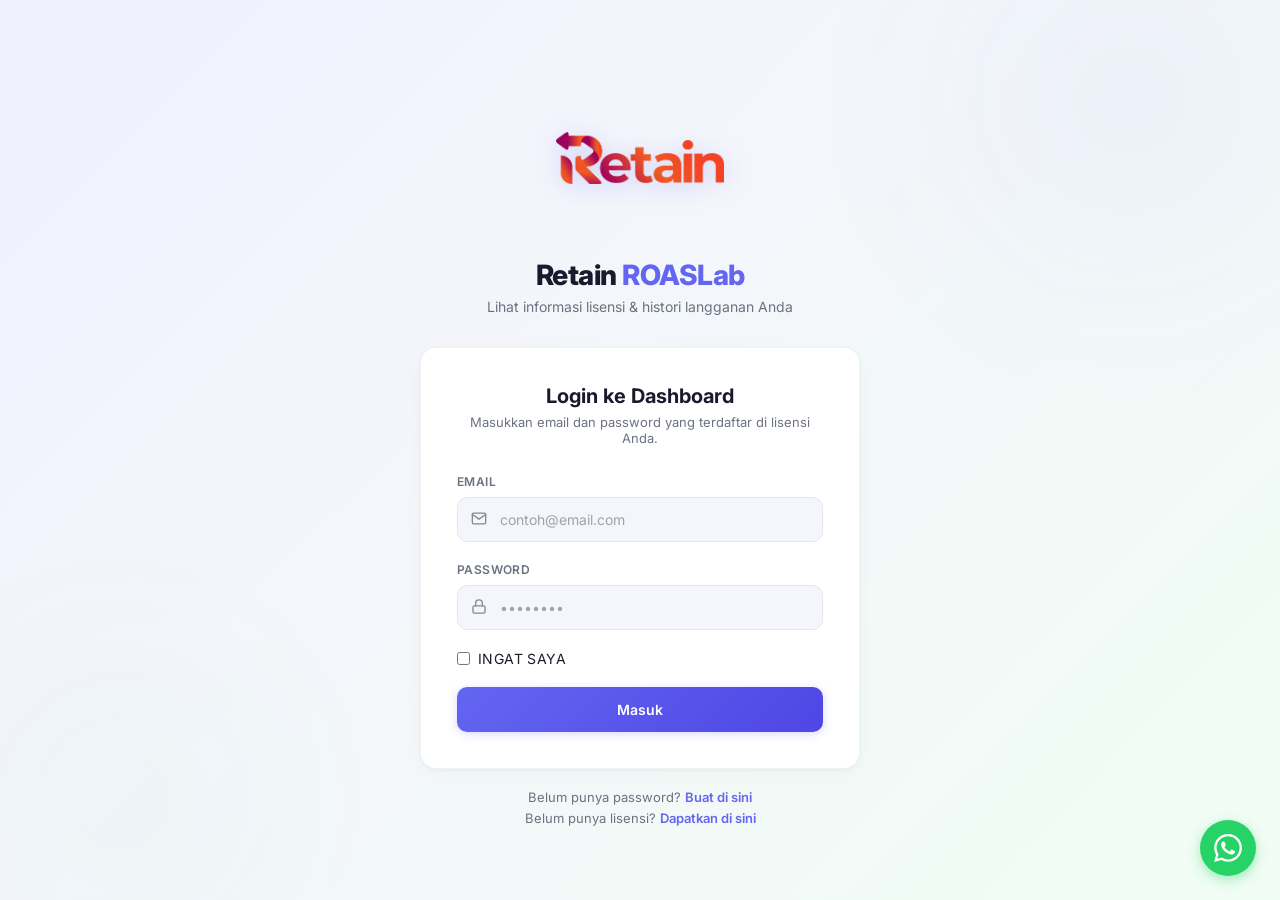
<file: index.html>
<!DOCTYPE html>
<html lang="id">
<head>
  <meta charset="UTF-8">
  <meta name="viewport" content="width=device-width, initial-scale=1.0">
  <title>Retain - ROASLab | My License</title>
  <meta name="description" content="Lihat informasi lisensi, toko terdaftar, dan histori langganan Retain - ROASLab Anda.">
  <link rel="stylesheet" href="style.css?v=2">
  <link href="https://fonts.googleapis.com/css2?family=Inter:wght@400;500;600;700;800&display=swap" rel="stylesheet">
</head>
<body>

  <!-- Login Screen -->
  <div id="login-screen" class="screen full-center active">
    <div class="login-container">
      <div class="login-brand">
        <img src="assets/Logo Retain PNG.png" alt="Retain Logo" class="brand-logo">
        <h1>Retain <span>ROASLab</span></h1>
        <p class="brand-tagline">Lihat informasi lisensi & histori langganan Anda</p>
      </div>
      <div class="glass-panel login-panel">
        <h2>Login ke Dashboard</h2>
        <p>Masukkan email dan password yang terdaftar di lisensi Anda.</p>
        
        <div class="input-group">
          <label for="user-email">Email</label>
          <div class="input-icon-wrapper">
            <span class="input-icon"><svg viewBox="0 0 24 24" width="16" height="16" stroke="currentColor" stroke-width="2" fill="none" stroke-linecap="round" stroke-linejoin="round"><path d="M4 4h16c1.1 0 2 .9 2 2v12c0 1.1-.9 2-2 2H4c-1.1 0-2-.9-2-2V6c0-1.1.9-2 2-2z"></path><polyline points="22,6 12,13 2,6"></polyline></svg></span>
            <input type="email" id="user-email" placeholder="contoh@email.com" autocomplete="email"/>
          </div>
        </div>
        
        <div class="input-group">
          <label for="user-password">Password</label>
          <div class="input-icon-wrapper">
            <span class="input-icon"><svg viewBox="0 0 24 24" width="16" height="16" stroke="currentColor" stroke-width="2" fill="none" stroke-linecap="round" stroke-linejoin="round"><rect x="3" y="11" width="18" height="11" rx="2" ry="2"></rect><path d="M7 11V7a5 5 0 0 1 10 0v4"></path></svg></span>
            <input type="password" id="user-password" placeholder="••••••••" autocomplete="current-password"/>
          </div>
        </div>
        
        <div class="input-group remember-me-group" style="flex-direction: row; align-items: center; justify-content: flex-start; gap: 8px; margin-bottom: 20px; display: flex;">
          <input type="checkbox" id="remember-me" style="width: auto; margin: 0; cursor: pointer;">
          <label for="remember-me" style="margin: 0; font-weight: normal; cursor: pointer; color: var(--text-light); font-size: 14px;">Ingat Saya</label>
        </div>
        
        <button id="login-btn" class="primary-btn">
          <span class="btn-text">Masuk</span>
          <span class="btn-loader" style="display:none;">
            <span class="spinner"></span> Memverifikasi...
          </span>
        </button>
        <p id="login-error" class="error-msg"></p>
      </div>
      <p class="login-footer">Belum punya password? <a href="#" id="go-to-setup">Buat di sini</a></p>
      <p class="login-footer" style="margin-top: 5px;">Belum punya lisensi? <a href="https://roaslab.retain.co.id" target="_blank">Dapatkan di sini</a></p>
    </div>
  </div>

  <!-- Setup Password Screen -->
  <div id="setup-screen" class="screen full-center">
    <div class="login-container">
      <div class="login-brand">
        <img src="assets/Logo Retain PNG.png" alt="Retain Logo" class="brand-logo">
        <h1>Retain <span>ROASLab</span></h1>
        <p class="brand-tagline">Buat Password Akun Anda</p>
      </div>
      <div class="glass-panel login-panel">
        <h2>Buat Password Baru</h2>
        <p>Silakan buat password untuk akun dengan email yang Anda gunakan saat pembelian.</p>
        
        <div class="input-group">
          <label for="setup-email">Email Terdaftar</label>
          <div class="input-icon-wrapper">
            <span class="input-icon"><svg viewBox="0 0 24 24" width="16" height="16" stroke="currentColor" stroke-width="2" fill="none" stroke-linecap="round" stroke-linejoin="round"><path d="M4 4h16c1.1 0 2 .9 2 2v12c0 1.1-.9 2-2 2H4c-1.1 0-2-.9-2-2V6c0-1.1.9-2 2-2z"></path><polyline points="22,6 12,13 2,6"></polyline></svg></span>
            <input type="email" id="setup-email" placeholder="Email saat pembelian" autocomplete="email"/>
          </div>
        </div>
        
        <div class="input-group">
          <label for="setup-password">Password Baru</label>
          <div class="input-icon-wrapper">
            <span class="input-icon"><svg viewBox="0 0 24 24" width="16" height="16" stroke="currentColor" stroke-width="2" fill="none" stroke-linecap="round" stroke-linejoin="round"><rect x="3" y="11" width="18" height="11" rx="2" ry="2"></rect><path d="M7 11V7a5 5 0 0 1 10 0v4"></path></svg></span>
            <input type="password" id="setup-password" placeholder="Minimal 6 karakter" autocomplete="new-password"/>
          </div>
        </div>

        <div class="input-group">
          <label for="setup-confirm-password">Konfirmasi Password</label>
          <div class="input-icon-wrapper">
            <span class="input-icon"><svg viewBox="0 0 24 24" width="16" height="16" stroke="currentColor" stroke-width="2" fill="none" stroke-linecap="round" stroke-linejoin="round"><path d="M22 11.08V12a10 10 0 1 1-5.93-9.14"></path><polyline points="22 4 12 14.01 9 11.01"></polyline></svg></span>
            <input type="password" id="setup-confirm-password" placeholder="Ulangi password baru" autocomplete="new-password"/>
          </div>
        </div>
        
        <button id="setup-btn" class="primary-btn">
          <span class="btn-text">Buat Password</span>
          <span class="btn-loader" style="display:none;">
            <span class="spinner"></span> Memproses...
          </span>
        </button>
        <p id="setup-error" class="error-msg"></p>
      </div>
      <p class="login-footer">Sudah punya password? <a href="#" id="back-to-login">Kembali ke Login</a></p>
    </div>
  </div>

  <!-- Dashboard Screen -->
  <div id="dashboard-screen" class="screen">
    <header class="glass-header">
      <div class="header-left">
        <div class="logo">Retain <span>ROASLab</span></div>
        <span class="header-badge">My License</span>
      </div>
      <div class="header-right">
        <span id="user-email-display" class="user-email-label"></span>
        <button id="change-pw-btn" class="icon-btn" style="margin-right: 8px;">
          <svg width="16" height="16" viewBox="0 0 24 24" fill="none" stroke="currentColor" stroke-width="2" stroke-linecap="round" stroke-linejoin="round"><path d="M21 2l-2 2m-7.61 7.61a5.5 5.5 0 1 1-7.778 7.778 5.5 5.5 0 0 1 7.777-7.777zm0 0L15.5 7.5m0 0l3 3L22 7l-3-3m-3.5 3.5L19 4"></path></svg>
          Ganti Password
        </button>
        <button id="logout-btn" class="icon-btn">
          <svg width="16" height="16" viewBox="0 0 24 24" fill="none" stroke="currentColor" stroke-width="2" stroke-linecap="round" stroke-linejoin="round"><path d="M9 21H5a2 2 0 0 1-2-2V5a2 2 0 0 1 2-2h4"/><polyline points="16 17 21 12 16 7"/><line x1="21" y1="12" x2="9" y2="12"/></svg>
          Logout
        </button>
      </div>
    </header>

    <main class="dashboard-content" id="dashboard-content" style="position: relative;">
      
      <!-- Skeleton Loader Overlay -->
      <div id="skeleton-overlay" style="display: none; position: absolute; inset: 0; background: var(--bg); z-index: 5; padding: 32px 40px; transition: opacity 0.3s ease;">
        <div class="skeleton" style="height: 160px; width: 100%; border-radius: var(--radius); margin-bottom: 24px;"></div>
        <div style="display: grid; grid-template-columns: repeat(4, 1fr); gap: 16px; margin-bottom: 24px;">
          <div class="skeleton" style="height: 90px; border-radius: var(--radius);"></div>
          <div class="skeleton" style="height: 90px; border-radius: var(--radius);"></div>
          <div class="skeleton" style="height: 90px; border-radius: var(--radius);"></div>
          <div class="skeleton" style="height: 90px; border-radius: var(--radius);"></div>
        </div>
        <div style="display: grid; grid-template-columns: 1fr 1fr; gap: 24px;">
          <div class="skeleton" style="height: 300px; border-radius: var(--radius);"></div>
          <div class="skeleton" style="height: 300px; border-radius: var(--radius);"></div>
        </div>
      </div>

      <!-- License Status Hero -->
      <section id="license-hero" class="license-hero glass-panel">
        <div class="hero-status-area">
          <div class="hero-badge-wrapper">
            <span id="hero-status-badge" class="hero-badge Active">Active</span>
          </div>
          <h2 id="hero-package">Starter</h2>
          <div style="display: flex; align-items: center; justify-content: center; gap: 8px;">
            <p class="hero-sub" id="hero-key" style="margin: 0;">RET-****-XXXX</p>
            <button id="hero-toggle-key" class="icon-btn" title="Tampilkan/Sembunyikan" style="padding: 2px 6px; border:none; background:transparent;"><svg viewBox="0 0 24 24" width="16" height="16" stroke="currentColor" stroke-width="2" fill="none" stroke-linecap="round" stroke-linejoin="round"><path d="M1 12s4-8 11-8 11 8 11 8-4 8-11 8-11-8-11-8z"></path><circle cx="12" cy="12" r="3"></circle></svg></button>
            <button id="hero-copy-key" class="icon-btn" title="Copy License Key" style="padding: 2px 6px; border:none; background:transparent; display:none;"><svg viewBox="0 0 24 24" width="16" height="16" stroke="currentColor" stroke-width="2" fill="none" stroke-linecap="round" stroke-linejoin="round"><rect x="9" y="9" width="13" height="13" rx="2" ry="2"></rect><path d="M5 15H4a2 2 0 0 1-2-2V4a2 2 0 0 1 2-2h9a2 2 0 0 1 2 2v1"></path></svg></button>
          </div>
        </div>
        <div class="hero-stats">
          <div class="hero-stat">
            <div style="display: flex; align-items: center; gap: 8px;">
              <span class="hero-stat-value" id="hero-expire">-</span>
              <span id="hero-countdown" style="display:none; font-size: 12px; padding: 3px 8px; border-radius: 12px; background: rgba(255, 152, 0, 0.2); color: #ff9800; font-weight: 600;">-</span>
            </div>
            <span class="hero-stat-label">Expired</span>
          </div>
          <div class="hero-divider"></div>
          <div class="hero-stat">
            <span class="hero-stat-value" id="hero-shops">0 / 1</span>
            <span class="hero-stat-label">Slot Toko</span>
          </div>
        </div>
      </section>

      <!-- Info Grid -->
      <section class="info-grid">
        <div class="info-card glass-panel">
          <div class="info-card-icon blue"><svg viewBox="0 0 24 24" width="24" height="24" stroke="currentColor" stroke-width="2" fill="none" stroke-linecap="round" stroke-linejoin="round"><path d="M21 15v4a2 2 0 0 1-2 2H5a2 2 0 0 1-2-2v-4"></path><polyline points="17 8 12 3 7 8"></polyline><line x1="12" y1="3" x2="12" y2="15"></line></svg></div>
          <div class="info-card-body">
            <span class="info-card-label">License Key</span>
            <div style="display: flex; align-items: center; gap: 6px;">
              <span class="info-card-value" id="info-key">-</span>
              <button id="info-toggle-key" class="icon-btn" title="Tampilkan/Sembunyikan" style="padding: 2px; border:none; background:transparent;"><svg viewBox="0 0 24 24" width="16" height="16" stroke="currentColor" stroke-width="2" fill="none" stroke-linecap="round" stroke-linejoin="round"><path d="M1 12s4-8 11-8 11 8 11 8-4 8-11 8-11-8-11-8z"></path><circle cx="12" cy="12" r="3"></circle></svg></button>
              <button id="info-copy-key" class="icon-btn" title="Copy License Key" style="padding: 2px; border:none; background:transparent; display:none;"><svg viewBox="0 0 24 24" width="16" height="16" stroke="currentColor" stroke-width="2" fill="none" stroke-linecap="round" stroke-linejoin="round"><rect x="9" y="9" width="13" height="13" rx="2" ry="2"></rect><path d="M5 15H4a2 2 0 0 1-2-2V4a2 2 0 0 1 2-2h9a2 2 0 0 1 2 2v1"></path></svg></button>
            </div>
          </div>
        </div>
        <div class="info-card glass-panel">
          <div class="info-card-icon purple"><svg viewBox="0 0 24 24" width="24" height="24" stroke="currentColor" stroke-width="2" fill="none" stroke-linecap="round" stroke-linejoin="round"><line x1="16.5" y1="9.4" x2="7.5" y2="4.21"></line><path d="M21 16V8a2 2 0 0 0-1-1.73l-7-4a2 2 0 0 0-2 0l-7 4A2 2 0 0 0 3 8v8a2 2 0 0 0 1 1.73l7 4a2 2 0 0 0 2 0l7-4A2 2 0 0 0 21 16z"></path><polyline points="3.27 6.96 12 12.01 20.73 6.96"></polyline><line x1="12" y1="22.08" x2="12" y2="12"></line></svg></div>
          <div class="info-card-body">
            <span class="info-card-label">Paket Langganan</span>
            <span class="info-card-value" id="info-pkg">-</span>
          </div>
        </div>
        <div class="info-card glass-panel">
          <div class="info-card-icon green"><svg viewBox="0 0 24 24" width="24" height="24" stroke="currentColor" stroke-width="2" fill="none" stroke-linecap="round" stroke-linejoin="round"><path d="M22 11.08V12a10 10 0 1 1-5.93-9.14"></path><polyline points="22 4 12 14.01 9 11.01"></polyline></svg></div>
          <div class="info-card-body">
            <span class="info-card-label">Status Lisensi</span>
            <span class="info-card-value" id="info-status">-</span>
          </div>
        </div>
        <div class="info-card glass-panel">
          <div class="info-card-icon orange"><svg viewBox="0 0 24 24" width="24" height="24" stroke="currentColor" stroke-width="2" fill="none" stroke-linecap="round" stroke-linejoin="round"><rect x="3" y="4" width="18" height="18" rx="2" ry="2"></rect><line x1="16" y1="2" x2="16" y2="6"></line><line x1="8" y1="2" x2="8" y2="6"></line><line x1="3" y1="10" x2="21" y2="10"></line></svg></div>
          <div class="info-card-body">
            <span class="info-card-label">Berlaku Hingga</span>
            <span class="info-card-value" id="info-expire">-</span>
          </div>
        </div>
      </section>

      <!-- Two Columns: Shops + Timeline -->
      <section class="two-columns">

        <!-- Registered Shops -->
        <div class="column-card glass-panel">
          <div class="column-header">
            <h3><svg viewBox="0 0 24 24" width="20" height="20" stroke="currentColor" stroke-width="2" fill="none" stroke-linecap="round" stroke-linejoin="round" style="margin-right: 8px; vertical-align: middle;"><path d="M6 2L3 6v14a2 2 0 0 0 2 2h14a2 2 0 0 0 2-2V6l-3-4z"></path><line x1="3" y1="6" x2="21" y2="6"></line><path d="M16 10a4 4 0 0 1-8 0"></path></svg>Toko Terdaftar</h3>
            <span class="shops-counter" id="shops-counter">0 / 1</span>
          </div>
          <div id="shops-list" class="shops-list-container">
            <!-- Rendered via JS -->
          </div>
        </div>

        <!-- History Timeline -->
        <div class="column-card glass-panel">
          <div class="column-header">
            <h3><svg viewBox="0 0 24 24" width="20" height="20" stroke="currentColor" stroke-width="2" fill="none" stroke-linecap="round" stroke-linejoin="round" style="margin-right: 8px; vertical-align: middle;"><circle cx="12" cy="12" r="10"></circle><polyline points="12 6 12 12 16 14"></polyline></svg>Histori Langganan</h3>
          </div>
          <div id="timeline-container" class="timeline">
            <!-- Rendered via JS -->
          </div>
        </div>

      </section>

      <!-- Extension Info Section -->
      <section class="extension-info-section glass-panel" style="margin-top: 24px; padding: 28px;">
        <div style="display: flex; justify-content: space-between; align-items: center; margin-bottom: 20px; flex-wrap: wrap; gap: 16px;">
          <h3><svg viewBox="0 0 24 24" width="20" height="20" stroke="currentColor" stroke-width="2" fill="none" stroke-linecap="round" stroke-linejoin="round" style="margin-right: 8px; vertical-align: middle;"><path d="M21 16V8a2 2 0 0 0-1-1.73l-7-4a2 2 0 0 0-2 0l-7 4A2 2 0 0 0 3 8v8a2 2 0 0 0 1 1.73l7 4a2 2 0 0 0 2 0l7-4A2 2 0 0 0 21 16z"></path></svg>Informasi & Unduhan Ekstensi</h3>
          <a href="#" id="ext-download-btn" target="_blank" class="primary-btn" style="text-decoration: none; display: inline-flex; align-items: center; gap: 8px; width: auto; padding: 10px 20px;">
            <svg viewBox="0 0 24 24" width="18" height="18" stroke="currentColor" stroke-width="2" fill="none" stroke-linecap="round" stroke-linejoin="round"><path d="M21 15v4a2 2 0 0 1-2 2H5a2 2 0 0 1-2-2v-4"></path><polyline points="7 10 12 15 17 10"></polyline><line x1="12" y1="15" x2="12" y2="3"></line></svg>
            Download Ekstensi Terbaru
          </a>
        </div>
        
        <div style="display: grid; grid-template-columns: 1fr 1fr; gap: 24px;">
          <!-- Usage Guide -->
          <div class="info-block">
            <h4 style="margin-bottom: 12px; color: var(--text); font-size: 15px;">📖 Tata Cara Penggunaan</h4>
            <div id="ext-usage-guide" style="font-size: 13px; color: var(--text-secondary); line-height: 1.6; background: var(--bg); padding: 16px; border-radius: 12px; min-height: 100px; white-space: pre-wrap;">Memuat panduan...</div>
          </div>
          
          <!-- Changelog -->
          <div class="info-block">
            <h4 style="margin-bottom: 12px; color: var(--text); font-size: 15px;">🔄 Riwayat Pembaruan (Changelog)</h4>
            <div id="ext-changelog" style="font-size: 13px; color: var(--text-secondary); line-height: 1.6; background: var(--bg); padding: 16px; border-radius: 12px; min-height: 100px; white-space: pre-wrap;">Memuat riwayat...</div>
          </div>
        </div>
      </section>
    </main>

    <footer class="dashboard-footer">
      <p>© 2026 Retain - ROASLab. Butuh bantuan? Hubungi <a href="mailto:support@retain.co.id">support@retain.co.id</a></p>
    </footer>
  </div>

  <!-- WhatsApp Floating Button -->
  <a href="https://wa.me/6285177894129" target="_blank" class="wa-float-btn" title="Hubungi Support via WhatsApp">
    <svg xmlns="http://www.w3.org/2000/svg" viewBox="0 0 24 24" width="28" height="28" fill="currentColor"><path d="M17.472 14.382c-.297-.149-1.758-.867-2.03-.967-.273-.099-.471-.148-.67.15-.197.297-.767.966-.94 1.164-.173.199-.347.223-.644.075-.297-.15-1.255-.463-2.39-1.475-.883-.788-1.48-1.761-1.653-2.059-.173-.297-.018-.458.13-.606.134-.133.298-.347.446-.52.149-.174.198-.298.298-.497.099-.198.05-.371-.025-.52-.075-.149-.669-1.612-.916-2.207-.242-.579-.487-.5-.669-.51a12.8 12.8 0 0 0-.57-.01c-.198 0-.52.074-.792.372-.272.297-1.04 1.016-1.04 2.479 0 1.462 1.065 2.875 1.213 3.074.149.198 2.096 3.2 5.077 4.487.709.306 1.262.489 1.694.625.712.227 1.36.195 1.871.118.571-.085 1.758-.719 2.006-1.413.248-.694.248-1.289.173-1.413-.074-.124-.272-.198-.57-.347m-5.421 7.403h-.004a9.87 9.87 0 0 1-5.031-1.378l-.361-.214-3.741.982.998-3.648-.235-.374a9.86 9.86 0 0 1-1.51-5.26c.001-5.45 4.436-9.884 9.888-9.884 2.64 0 5.122 1.03 6.988 2.898a9.825 9.825 0 0 1 2.893 6.994c-.003 5.45-4.437 9.884-9.885 9.884m8.413-18.297A11.815 11.815 0 0 0 12.05 0C5.495 0 .16 5.335.157 11.892c0 2.096.547 4.142 1.588 5.945L.057 24l6.305-1.654a11.882 11.882 0 0 0 5.683 1.448h.005c6.554 0 11.89-5.335 11.893-11.893a11.821 11.821 0 0 0-3.48-8.413Z"/></svg>
  </a>

  <!-- Change Password Modal -->
  <div id="change-pw-modal" class="modal-overlay">
    <div class="modal-panel glass-panel">
      <div class="modal-header">
        <h3><svg viewBox="0 0 24 24" width="20" height="20" stroke="currentColor" stroke-width="2" fill="none" stroke-linecap="round" stroke-linejoin="round" style="margin-right:8px;vertical-align:middle;"><rect x="3" y="11" width="18" height="11" rx="2" ry="2"></rect><path d="M7 11V7a5 5 0 0 1 10 0v4"></path></svg>Ganti Password</h3>
        <button id="close-pw-modal" class="modal-close-btn">&times;</button>
      </div>
      <div class="modal-body">
        <div class="input-group">
          <label for="old-password">Password Lama</label>
          <div class="input-icon-wrapper">
             <span class="input-icon"><svg viewBox="0 0 24 24" width="16" height="16" stroke="currentColor" stroke-width="2" fill="none" stroke-linecap="round" stroke-linejoin="round"><path d="M21 2l-2 2m-7.61 7.61a5.5 5.5 0 1 1-7.778 7.778 5.5 5.5 0 0 1 7.777-7.777zm0 0L15.5 7.5m0 0l3 3L22 7l-3-3m-3.5 3.5L19 4"></path></svg></span>
             <input type="password" id="old-password" placeholder="Masukkan password saat ini" />
          </div>
        </div>
        <div class="input-group">
          <label for="new-password">Password Baru</label>
          <div class="input-icon-wrapper">
             <span class="input-icon"><svg viewBox="0 0 24 24" width="16" height="16" stroke="currentColor" stroke-width="2" fill="none" stroke-linecap="round" stroke-linejoin="round"><rect x="3" y="11" width="18" height="11" rx="2" ry="2"></rect><path d="M7 11V7a5 5 0 0 1 10 0v4"></path></svg></span>
             <input type="password" id="new-password" placeholder="Minimal 6 karakter" />
          </div>
        </div>
        <div class="input-group">
          <label for="confirm-password">Konfirmasi Password Baru</label>
          <div class="input-icon-wrapper">
             <span class="input-icon"><svg viewBox="0 0 24 24" width="16" height="16" stroke="currentColor" stroke-width="2" fill="none" stroke-linecap="round" stroke-linejoin="round"><path d="M22 11.08V12a10 10 0 1 1-5.93-9.14"></path><polyline points="22 4 12 14.01 9 11.01"></polyline></svg></span>
             <input type="password" id="confirm-password" placeholder="Ulangi password baru" />
          </div>
        </div>
        <button id="submit-pw-btn" class="primary-btn" style="margin-top: 10px;">Simpan Password</button>
      </div>
    </div>
  </div>

  <!-- Toast Container -->
  <div id="toast-container" class="toast-container"></div>

  <script src="app.js?v=3"></script>
</body>
</html>
</file>
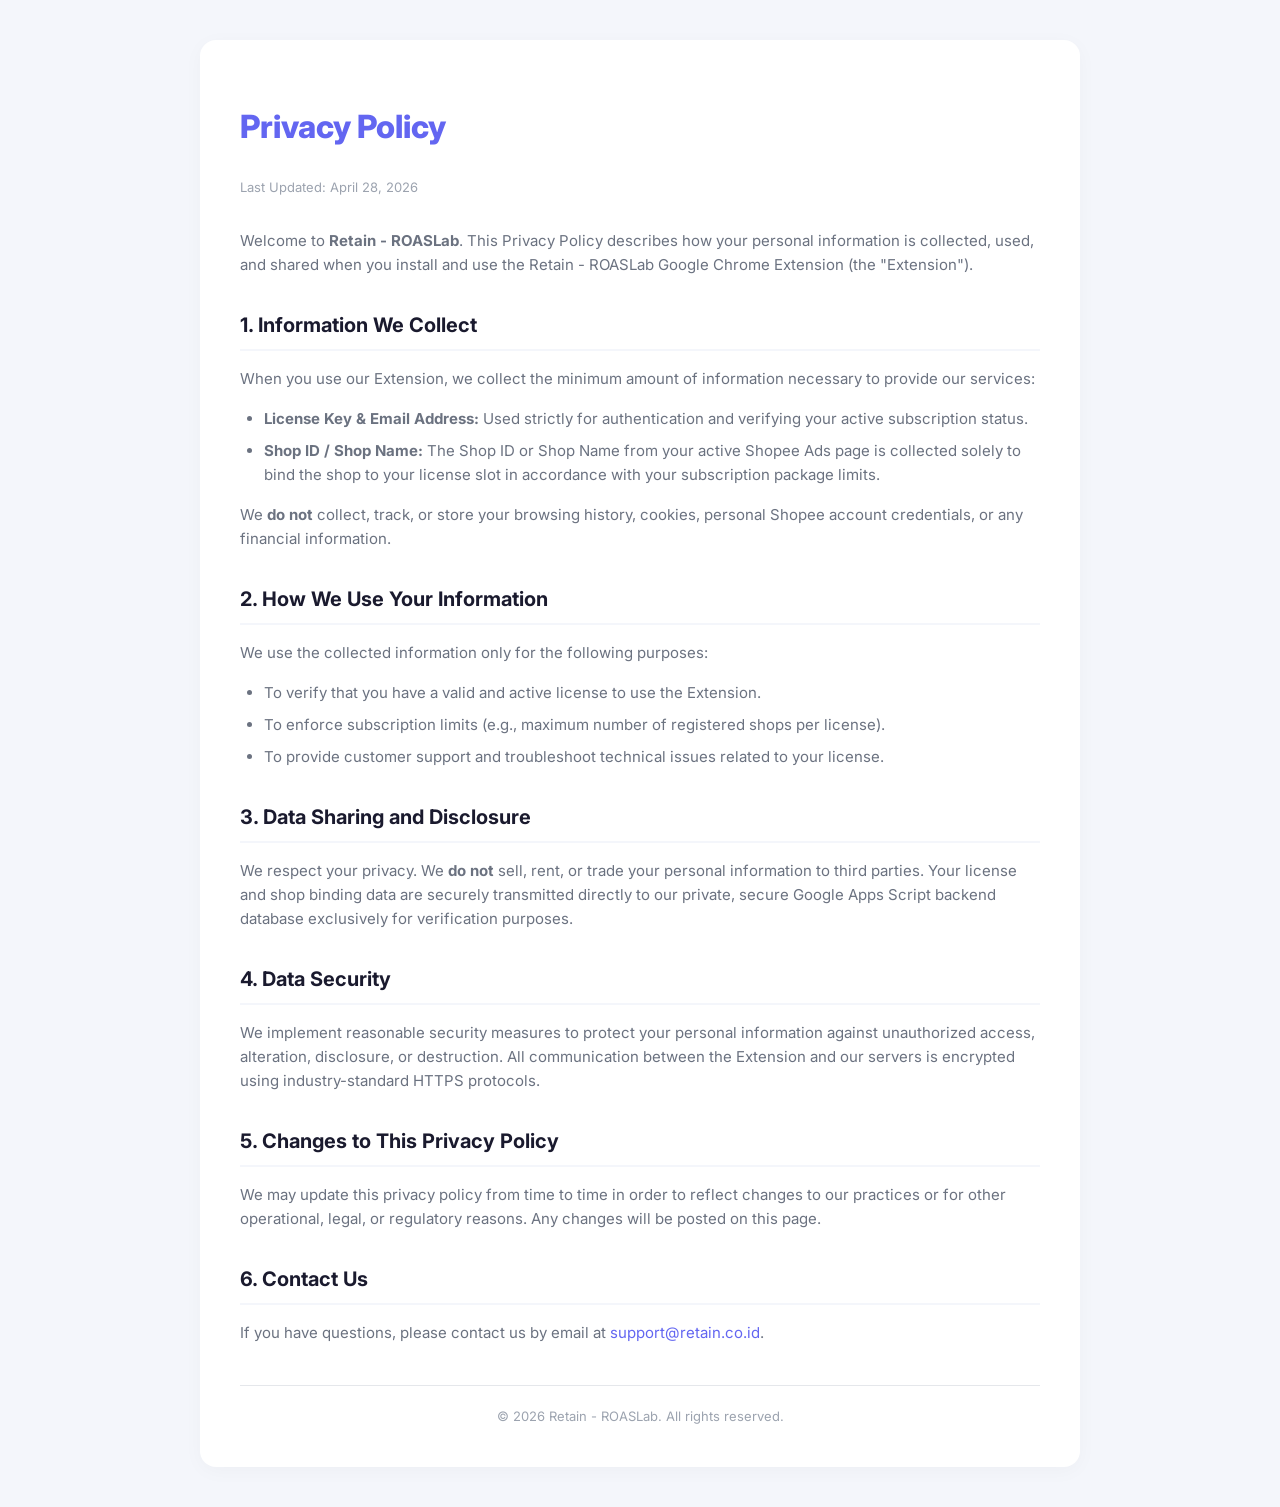
<file: privacy.html>
<!DOCTYPE html>
<html lang="en">
<head>
  <meta charset="UTF-8">
  <title>Privacy Policy - Retain ROASLab</title>
  <meta name="viewport" content="width=device-width, initial-scale=1.0">
  <link href="https://fonts.googleapis.com/css2?family=Inter:wght@400;500;600;700;800&display=swap" rel="stylesheet">
  <style>
    body {
      font-family: 'Inter', -apple-system, BlinkMacSystemFont, sans-serif;
      background: #f4f6fb;
      color: #1a1a2e;
      line-height: 1.6;
      margin: 0;
      padding: 0;
    }
    .container {
      max-width: 800px;
      margin: 40px auto;
      background: #ffffff;
      padding: 40px;
      border-radius: 16px;
      box-shadow: 0 4px 20px rgba(0,0,0,0.03);
    }
    h1 {
      color: #6366f1;
      font-weight: 800;
      margin-bottom: 24px;
      font-size: 32px;
    }
    h2 {
      font-weight: 700;
      margin-top: 32px;
      margin-bottom: 16px;
      font-size: 20px;
      color: #1a1a2e;
      border-bottom: 2px solid #f4f6fb;
      padding-bottom: 8px;
    }
    p {
      color: #6b7280;
      margin-bottom: 16px;
      font-size: 15px;
    }
    ul {
      color: #6b7280;
      margin-bottom: 16px;
      padding-left: 24px;
    }
    li {
      margin-bottom: 8px;
      font-size: 15px;
    }
    a {
      color: #6366f1;
      text-decoration: none;
    }
    a:hover {
      text-decoration: underline;
    }
    .last-updated {
      font-size: 13px;
      color: #9ca3af;
      margin-bottom: 32px;
    }
    .footer {
      text-align: center;
      margin-top: 40px;
      padding-top: 20px;
      border-top: 1px solid #e5e7eb;
      font-size: 13px;
      color: #9ca3af;
    }
  </style>
</head>
<body>
  <div class="container">
    <h1>Privacy Policy</h1>
    <div class="last-updated">Last Updated: April 28, 2026</div>

    <p>Welcome to <strong>Retain - ROASLab</strong>. This Privacy Policy describes how your personal information is collected, used, and shared when you install and use the Retain - ROASLab Google Chrome Extension (the "Extension").</p>

    <h2>1. Information We Collect</h2>
    <p>When you use our Extension, we collect the minimum amount of information necessary to provide our services:</p>
    <ul>
      <li><strong>License Key & Email Address:</strong> Used strictly for authentication and verifying your active subscription status.</li>
      <li><strong>Shop ID / Shop Name:</strong> The Shop ID or Shop Name from your active Shopee Ads page is collected solely to bind the shop to your license slot in accordance with your subscription package limits.</li>
    </ul>
    <p>We <strong>do not</strong> collect, track, or store your browsing history, cookies, personal Shopee account credentials, or any financial information.</p>

    <h2>2. How We Use Your Information</h2>
    <p>We use the collected information only for the following purposes:</p>
    <ul>
      <li>To verify that you have a valid and active license to use the Extension.</li>
      <li>To enforce subscription limits (e.g., maximum number of registered shops per license).</li>
      <li>To provide customer support and troubleshoot technical issues related to your license.</li>
    </ul>

    <h2>3. Data Sharing and Disclosure</h2>
    <p>We respect your privacy. We <strong>do not</strong> sell, rent, or trade your personal information to third parties. Your license and shop binding data are securely transmitted directly to our private, secure Google Apps Script backend database exclusively for verification purposes.</p>

    <h2>4. Data Security</h2>
    <p>We implement reasonable security measures to protect your personal information against unauthorized access, alteration, disclosure, or destruction. All communication between the Extension and our servers is encrypted using industry-standard HTTPS protocols.</p>

    <h2>5. Changes to This Privacy Policy</h2>
    <p>We may update this privacy policy from time to time in order to reflect changes to our practices or for other operational, legal, or regulatory reasons. Any changes will be posted on this page.</p>

    <h2>6. Contact Us</h2>
    <p>If you have questions, please contact us by email at <a href="mailto:support@retain.co.id">support@retain.co.id</a>.</p>
    
    <div class="footer">
      &copy; 2026 Retain - ROASLab. All rights reserved.
    </div>
  </div>
</body>
</html>
</file>
<file: style.css>
/* ═══════════════════════════════════════════════════════
   RETAIN - ROASLAB : USER DASHBOARD
   Premium design with glassmorphism, micro-animations
   ═══════════════════════════════════════════════════════ */

:root {
  --primary: #6366f1;
  --primary-dark: #4f46e5;
  --primary-light: rgba(99, 102, 241, 0.08);
  --primary-glow: rgba(99, 102, 241, 0.25);
  --bg: #f4f6fb;
  --bg-gradient: linear-gradient(135deg, #f0f0ff 0%, #f4f6fb 40%, #f0fdf4 100%);
  --card-bg: #ffffff;
  --card-border: rgba(0,0,0,0.05);
  --card-shadow: 0 1px 3px rgba(0,0,0,0.04), 0 4px 20px rgba(0,0,0,0.03);
  --card-shadow-hover: 0 4px 12px rgba(0,0,0,0.06), 0 8px 30px rgba(0,0,0,0.05);
  --text: #1a1a2e;
  --text-secondary: #6b7280;
  --text-muted: #9ca3af;
  --border: #e5e7eb;
  --green: #10b981;
  --green-bg: rgba(16, 185, 129, 0.08);
  --red: #ef4444;
  --red-bg: rgba(239, 68, 68, 0.08);
  --orange: #f59e0b;
  --orange-bg: rgba(245, 158, 11, 0.08);
  --blue: #3b82f6;
  --blue-bg: rgba(59, 130, 246, 0.08);
  --purple: #7c3aed;
  --purple-bg: rgba(124, 58, 237, 0.08);
  --radius: 16px;
  --radius-sm: 10px;
  --radius-xs: 6px;
  --transition: 0.2s cubic-bezier(0.4, 0, 0.2, 1);
  --transition-spring: 0.35s cubic-bezier(0.68, -0.3, 0.265, 1.35);
}

* { box-sizing: border-box; margin: 0; padding: 0; }

body {
  font-family: 'Inter', -apple-system, BlinkMacSystemFont, sans-serif;
  background: var(--bg);
  color: var(--text);
  min-height: 100vh;
  -webkit-font-smoothing: antialiased;
  -moz-osx-font-smoothing: grayscale;
}

/* ── Screens ── */
.screen { display: none; opacity: 0; transition: opacity 0.4s ease; }
.screen.active { display: block; opacity: 1; }
.full-center.active {
  display: flex !important; align-items: center; justify-content: center;
  min-height: 100vh; background: var(--bg-gradient);
  position: relative; overflow: hidden;
}

/* Background decorative shapes */
.full-center::before,
.full-center::after {
  content: '';
  position: absolute;
  border-radius: 50%;
  filter: blur(100px);
  opacity: 0.4;
  pointer-events: none;
  animation: floatBlob 20s ease-in-out infinite alternate;
}
.full-center::before {
  width: 500px; height: 500px;
  background: radial-gradient(circle, rgba(99,102,241,0.2), transparent 70%);
  top: -150px; right: -100px;
}
.full-center::after {
  width: 400px; height: 400px;
  background: radial-gradient(circle, rgba(16,185,129,0.15), transparent 70%);
  bottom: -100px; left: -80px;
  animation-delay: -10s;
}
@keyframes floatBlob {
  0% { transform: translate(0, 0) scale(1); }
  100% { transform: translate(40px, -30px) scale(1.1); }
}

/* ── Glass Panel ── */
.glass-panel {
  background: var(--card-bg);
  border: 1px solid var(--card-border);
  box-shadow: var(--card-shadow);
  border-radius: var(--radius);
  padding: 28px;
  transition: box-shadow var(--transition), transform var(--transition);
}
.glass-panel:hover {
  box-shadow: var(--card-shadow-hover);
}

/* ══════════════════════════════════════
   LOGIN SCREEN
   ══════════════════════════════════════ */

.login-container {
  width: 100%; max-width: 440px; z-index: 1;
  animation: slideUpFade 0.6s ease-out;
}
@keyframes slideUpFade {
  from { opacity: 0; transform: translateY(24px); }
  to { opacity: 1; transform: translateY(0); }
}

.login-brand {
  text-align: center; margin-bottom: 32px;
}
.brand-icon {
  width: 64px; height: 64px; margin: 0 auto 16px;
  background: linear-gradient(135deg, var(--primary), #818cf8);
  border-radius: 20px; display: flex; align-items: center; justify-content: center;
  font-size: 32px;
  box-shadow: 0 8px 24px var(--primary-glow);
  animation: iconPulse 3s ease-in-out infinite;
}
.brand-logo {
  width: 168px; height: 168px; margin: 0 auto 16px;
  display: block; object-fit: contain;
  filter: drop-shadow(0 4px 12px var(--primary-glow));
}
@keyframes iconPulse {
  0%, 100% { box-shadow: 0 8px 24px var(--primary-glow); }
  50% { box-shadow: 0 8px 32px rgba(99, 102, 241, 0.35); }
}

.login-brand h1 {
  font-size: 28px; font-weight: 800; color: var(--text); letter-spacing: -0.5px;
}
.login-brand h1 span { color: var(--primary); }
.brand-tagline {
  color: var(--text-secondary); font-size: 14px; margin-top: 6px;
}

.login-panel {
  padding: 36px; text-align: center;
}
.login-panel h2 {
  font-size: 20px; font-weight: 700; margin-bottom: 6px;
}
.login-panel > p {
  color: var(--text-secondary); font-size: 13px; margin-bottom: 28px;
}

.input-group { text-align: left; margin-bottom: 20px; }
.input-group label {
  display: block; font-size: 12px; font-weight: 600;
  color: var(--text-secondary); margin-bottom: 8px;
  text-transform: uppercase; letter-spacing: 0.4px;
}
.input-icon-wrapper {
  position: relative;
}
.input-icon {
  position: absolute; left: 14px; top: 50%; transform: translateY(-50%);
  font-size: 14px; pointer-events: none; opacity: 0.5;
}
.input-icon-wrapper input {
  width: 100%; padding: 13px 16px 13px 42px; border-radius: var(--radius-sm);
  border: 1.5px solid var(--border); background: var(--bg);
  font-size: 14px; font-family: inherit; outline: none;
  transition: all var(--transition);
}
.input-icon-wrapper input:focus {
  border-color: var(--primary); box-shadow: 0 0 0 4px var(--primary-light);
  background: #fff;
}
.input-icon-wrapper input::placeholder { color: var(--text-muted); }

.primary-btn {
  width: 100%; padding: 14px 24px; border-radius: var(--radius-sm);
  background: linear-gradient(135deg, var(--primary), var(--primary-dark));
  color: white; font-size: 14px; font-weight: 600;
  border: none; cursor: pointer; font-family: inherit;
  transition: all var(--transition);
  box-shadow: 0 2px 8px var(--primary-glow);
  position: relative; overflow: hidden;
}
.primary-btn:hover {
  transform: translateY(-1px);
  box-shadow: 0 4px 16px rgba(99,102,241,0.35);
}
.primary-btn:active { transform: translateY(0); }
.primary-btn:disabled {
  opacity: 0.7; cursor: not-allowed; transform: none;
}

.btn-loader { display: inline-flex; align-items: center; gap: 8px; }
.spinner {
  display: inline-block; width: 16px; height: 16px;
  border: 2px solid rgba(255,255,255,0.3); border-top-color: #fff;
  border-radius: 50%; animation: spin 0.6s linear infinite;
}
@keyframes spin { to { transform: rotate(360deg); } }

.error-msg {
  color: var(--red); font-size: 13px; margin-top: 16px;
  display: none; font-weight: 500;
  background: var(--red-bg); padding: 10px 14px; border-radius: var(--radius-xs);
}

.login-footer {
  text-align: center; margin-top: 20px;
  font-size: 13px; color: var(--text-secondary);
}
.login-footer a {
  color: var(--primary); text-decoration: none; font-weight: 600;
}
.login-footer a:hover { text-decoration: underline; }

/* ══════════════════════════════════════
   HEADER
   ══════════════════════════════════════ */

.glass-header {
  display: flex; justify-content: space-between; align-items: center;
  padding: 14px 40px; background: rgba(255,255,255,0.88);
  backdrop-filter: blur(16px); -webkit-backdrop-filter: blur(16px);
  border-bottom: 1px solid var(--card-border);
  position: sticky; top: 0; z-index: 10;
}
.header-left { display: flex; align-items: center; gap: 12px; }
.logo { font-size: 18px; font-weight: 800; letter-spacing: -0.3px; }
.logo span { color: var(--primary); }
.header-badge {
  font-size: 11px; font-weight: 700; color: var(--primary);
  background: var(--primary-light); padding: 4px 10px;
  border-radius: 20px; letter-spacing: 0.3px;
  text-transform: uppercase;
}
.header-right { display: flex; align-items: center; gap: 14px; }
.user-email-label {
  font-size: 13px; color: var(--text-secondary); font-weight: 500;
}
.icon-btn {
  display: inline-flex; align-items: center; gap: 6px;
  padding: 8px 16px; border-radius: var(--radius-sm); background: transparent;
  border: 1.5px solid var(--border); color: var(--text-secondary); font-weight: 600;
  font-size: 13px; cursor: pointer; font-family: inherit;
  transition: all var(--transition);
}
.icon-btn:hover {
  border-color: var(--red); color: var(--red);
  background: var(--red-bg);
}

/* ══════════════════════════════════════
   DASHBOARD CONTENT
   ══════════════════════════════════════ */

.dashboard-content {
  padding: 32px 40px; max-width: 1100px;
  margin: 0 auto; display: flex; flex-direction: column; gap: 24px;
  animation: fadeIn 0.5s ease;
}
@keyframes fadeIn { from { opacity: 0; } to { opacity: 1; } }

/* ── License Hero Card ── */
.license-hero {
  display: flex; align-items: center; justify-content: space-between;
  padding: 36px 40px;
  background: linear-gradient(135deg, #fafaff 0%, #f5f3ff 50%, #eff6ff 100%);
  border: 1px solid rgba(99,102,241,0.08);
  position: relative; overflow: hidden;
}
.license-hero::before {
  content: ''; position: absolute; top: -40px; right: -40px;
  width: 200px; height: 200px;
  background: radial-gradient(circle, rgba(99,102,241,0.06), transparent 70%);
  border-radius: 50%;
}

.hero-status-area { display: flex; flex-direction: column; gap: 8px; }
.hero-badge-wrapper { display: flex; align-items: center; }
.hero-badge {
  display: inline-flex; align-items: center; gap: 6px;
  padding: 6px 16px; border-radius: 24px;
  font-size: 13px; font-weight: 700; letter-spacing: 0.3px;
}
.hero-badge.Active {
  background: var(--green-bg); color: var(--green);
  box-shadow: 0 0 0 1px rgba(16,185,129,0.15);
}
.hero-badge.Active::before { content: '●'; font-size: 8px; animation: blink 2s infinite; }
@keyframes blink { 0%, 100% { opacity: 1; } 50% { opacity: 0.3; } }
.hero-badge.Expired {
  background: var(--red-bg); color: var(--red);
  box-shadow: 0 0 0 1px rgba(239,68,68,0.15);
}
.hero-badge.Expired::before { content: '●'; font-size: 8px; }
.hero-badge.Revoked {
  background: var(--red-bg); color: #dc2626;
  box-shadow: 0 0 0 1px rgba(220,38,38,0.15);
}
.hero-badge.Revoked::before { content: '⊘'; font-size: 10px; }

.hero-status-area h2 {
  font-size: 28px; font-weight: 800; letter-spacing: -0.5px; color: var(--text);
}
.hero-sub { font-size: 14px; color: var(--text-secondary); font-weight: 500; font-family: 'Courier New', monospace; letter-spacing: 1px; }

.hero-stats { display: flex; align-items: center; gap: 32px; }
.hero-stat { display: flex; flex-direction: column; align-items: center; gap: 4px; }
.hero-stat-value { font-size: 22px; font-weight: 800; color: var(--text); letter-spacing: -0.3px; }
.hero-stat-label { font-size: 11px; font-weight: 600; color: var(--text-secondary); text-transform: uppercase; letter-spacing: 0.5px; }
.hero-divider { width: 1px; height: 44px; background: var(--border); }

/* ── Info Grid ── */
.info-grid {
  display: grid; grid-template-columns: repeat(4, 1fr); gap: 16px;
}
.info-card {
  display: flex; align-items: center; gap: 16px;
  padding: 22px 24px;
  transition: transform var(--transition), box-shadow var(--transition);
}
.info-card:hover { transform: translateY(-2px); }

.info-card-icon {
  width: 48px; height: 48px; border-radius: 14px;
  display: flex; align-items: center; justify-content: center;
  font-size: 22px; flex-shrink: 0;
}
.info-card-icon.blue { background: var(--blue-bg); }
.info-card-icon.green { background: var(--green-bg); }
.info-card-icon.orange { background: var(--orange-bg); }
.info-card-icon.purple { background: var(--purple-bg); }

.info-card-body { display: flex; flex-direction: column; gap: 4px; min-width: 0; }
.info-card-label {
  font-size: 11px; font-weight: 600; color: var(--text-secondary);
  text-transform: uppercase; letter-spacing: 0.4px;
}
.info-card-value {
  font-size: 16px; font-weight: 700; color: var(--text);
  white-space: nowrap; overflow: hidden; text-overflow: ellipsis;
}

/* ── Two Columns Layout ── */
.two-columns {
  display: grid; grid-template-columns: 1fr 1fr; gap: 24px;
}

.column-card { padding: 28px 30px; }
.column-header {
  display: flex; justify-content: space-between; align-items: center;
  margin-bottom: 20px; padding-bottom: 14px; border-bottom: 1px solid var(--border);
}
.column-header h3 { font-size: 15px; font-weight: 700; }

.shops-counter {
  font-size: 12px; font-weight: 700; color: var(--primary);
  background: var(--primary-light); padding: 4px 12px;
  border-radius: 20px;
}

/* ── Shops List ── */
.shops-list-container { display: flex; flex-direction: column; gap: 8px; }
.shop-item {
  display: flex; align-items: center; gap: 12px;
  background: var(--bg); padding: 14px 18px; border-radius: var(--radius-sm);
  transition: background var(--transition), transform var(--transition);
  animation: slideIn 0.3s ease;
}
@keyframes slideIn {
  from { opacity: 0; transform: translateX(-8px); }
  to { opacity: 1; transform: translateX(0); }
}
.shop-item:hover { background: rgba(0,0,0,0.04); transform: translateX(2px); }
.shop-icon {
  width: 36px; height: 36px; border-radius: 10px;
  background: var(--orange-bg); display: flex; align-items: center;
  justify-content: center; font-size: 16px; flex-shrink: 0;
}
.shop-name { font-size: 14px; font-weight: 600; color: var(--text); }
.shops-empty {
  text-align: center; color: var(--text-secondary); font-size: 13px;
  padding: 32px 16px; background: var(--bg); border-radius: var(--radius-sm);
}
.shops-empty-icon { font-size: 32px; display: block; margin-bottom: 8px; }
.shop-slot-bar {
  margin-top: 16px; padding: 14px 18px; background: var(--bg);
  border-radius: var(--radius-sm);
}
.slot-bar-header {
  display: flex; justify-content: space-between; align-items: center;
  margin-bottom: 10px;
}
.slot-bar-header span { font-size: 12px; font-weight: 600; color: var(--text-secondary); }
.slot-bar-track {
  width: 100%; height: 8px; background: var(--border);
  border-radius: 4px; overflow: hidden;
}
.slot-bar-fill {
  height: 100%; background: linear-gradient(90deg, var(--primary), #818cf8);
  border-radius: 4px; transition: width 0.6s ease;
}

/* ── Timeline ── */
.timeline {
  position: relative; padding-left: 36px;
  max-height: 380px; overflow-y: auto;
}
.timeline::-webkit-scrollbar { width: 4px; }
.timeline::-webkit-scrollbar-thumb { background: rgba(0,0,0,0.08); border-radius: 2px; }
.timeline::before {
  content: ''; position: absolute; left: 15px; top: 0; bottom: 0;
  width: 2px;
  background: linear-gradient(to bottom, rgba(99,102,241,0.3), rgba(99,102,241,0.03));
  border-radius: 1px;
}

.timeline-item {
  position: relative; padding: 8px 0 22px;
  animation: fadeSlideUp 0.4s ease;
}
@keyframes fadeSlideUp {
  from { opacity: 0; transform: translateY(8px); }
  to { opacity: 1; transform: translateY(0); }
}
.timeline-item:last-child { padding-bottom: 0; }

.timeline-dot {
  position: absolute; left: -30px; top: 10px;
  width: 22px; height: 22px; border-radius: 50%;
  background: white; border: 2px solid var(--primary);
  display: flex; align-items: center; justify-content: center;
  font-size: 10px; z-index: 1;
  box-shadow: 0 1px 4px rgba(0,0,0,0.06);
}

.timeline-item.created .timeline-dot { border-color: var(--green); }
.timeline-item.revoked .timeline-dot { border-color: var(--red); }
.timeline-item.activated .timeline-dot { border-color: var(--green); }
.timeline-item.unbind .timeline-dot { border-color: var(--orange); }
.timeline-item.payment .timeline-dot { border-color: #059669; }
.timeline-item.renewed .timeline-dot { border-color: var(--blue); }
.timeline-item.upgraded .timeline-dot { border-color: var(--purple); }
.timeline-item.downgraded .timeline-dot { border-color: #78716c; }

.timeline-content {
  background: var(--bg); padding: 14px 18px; border-radius: 12px;
  transition: background var(--transition), transform var(--transition);
}
.timeline-content:hover { background: rgba(0,0,0,0.04); transform: translateX(2px); }

.timeline-action { font-size: 13px; font-weight: 700; color: var(--text); margin-bottom: 3px; }
.timeline-detail { font-size: 12px; color: var(--text-secondary); line-height: 1.5; }
.timeline-date { font-size: 11px; color: var(--text-muted); margin-top: 5px; font-weight: 500; }
.timeline-empty {
  text-align: center; color: var(--text-secondary); font-size: 13px; padding: 32px;
}
.timeline-empty-icon { font-size: 32px; display: block; margin-bottom: 8px; }

/* ── Footer ── */
.dashboard-footer {
  text-align: center; padding: 24px 40px; margin-top: 8px;
  border-top: 1px solid var(--card-border);
}
.dashboard-footer p { font-size: 12px; color: var(--text-muted); }
.dashboard-footer a { color: var(--primary); text-decoration: none; font-weight: 600; }
.dashboard-footer a:hover { text-decoration: underline; }

/* ── Toast ── */
.toast-container {
  position: fixed; top: 20px; right: 20px;
  display: flex; flex-direction: column; gap: 10px;
  z-index: 9999; pointer-events: none;
}
.toast {
  background: #fff; border-radius: 12px; padding: 14px 18px;
  display: flex; align-items: center; gap: 12px;
  box-shadow: 0 8px 30px rgba(0,0,0,0.1), 0 1px 3px rgba(0,0,0,0.06);
  border-left: 4px solid var(--primary);
  transform: translateX(120%); opacity: 0;
  transition: all var(--transition-spring);
  pointer-events: auto; min-width: 260px;
}
.toast.show { transform: translateX(0); opacity: 1; }
.toast-success { border-left-color: var(--green); }
.toast-error { border-left-color: var(--red); }
.toast-warning { border-left-color: var(--orange); }
.toast-icon { font-size: 18px; flex-shrink: 0; }
.toast-message { font-size: 13px; font-weight: 500; color: var(--text); }

/* ── Modal ── */
.modal-overlay {
  display: none; position: fixed; inset: 0;
  background: rgba(0,0,0,0.35); backdrop-filter: blur(6px); -webkit-backdrop-filter: blur(6px);
  z-index: 1000; align-items: center; justify-content: center; padding: 20px;
}
.modal-overlay.active { display: flex; animation: fadeInModal 0.2s ease; }
@keyframes fadeInModal { from { opacity: 0; } to { opacity: 1; } }

.modal-panel {
  width: 100%; max-width: 450px;
  animation: slideUpModal 0.3s cubic-bezier(0.68, -0.3, 0.265, 1.35);
  padding: 32px;
}
@keyframes slideUpModal {
  from { opacity: 0; transform: translateY(20px) scale(0.95); }
  to { opacity: 1; transform: translateY(0) scale(1); }
}

.modal-header { display: flex; justify-content: space-between; align-items: center; margin-bottom: 24px; }
.modal-header h3 { font-size: 18px; font-weight: 700; color: var(--text); }
.modal-close-btn {
  background: var(--bg); border: none; width: 32px; height: 32px;
  border-radius: var(--radius-sm); font-size: 18px; cursor: pointer;
  display: flex; align-items: center; justify-content: center;
  color: var(--text-secondary); transition: all var(--transition);
}
.modal-close-btn:hover { background: var(--red-bg); color: var(--red); transform: rotate(90deg); }
.modal-body { display: flex; flex-direction: column; gap: 8px; }

/* ── Skeleton Loading ── */
.skeleton {
  background: linear-gradient(90deg, #f0f0f0 25%, #fafafa 50%, #f0f0f0 75%);
  background-size: 200% 100%;
  animation: shimmer 1.5s infinite;
  border-radius: var(--radius-xs);
}
@keyframes shimmer { 0% { background-position: 200% 0; } 100% { background-position: -200% 0; } }

/* ── WhatsApp Float Btn ── */
.wa-float-btn {
  position: fixed; bottom: 24px; right: 24px;
  width: 56px; height: 56px;
  background: #25D366; color: white;
  border-radius: 50%; display: flex;
  align-items: center; justify-content: center;
  box-shadow: 0 4px 12px rgba(37, 211, 102, 0.4);
  z-index: 900; transition: all var(--transition-spring);
}
.wa-float-btn:hover {
  transform: translateY(-4px) scale(1.05);
  box-shadow: 0 8px 20px rgba(37, 211, 102, 0.5);
}

/* ══════════════════════════════════════
   RESPONSIVE
   ══════════════════════════════════════ */

@media (max-width: 900px) {
  .info-grid { grid-template-columns: repeat(2, 1fr); }
  .two-columns { grid-template-columns: 1fr; }
  .license-hero { flex-direction: column; gap: 24px; text-align: center; padding: 28px; }
  .hero-stats { gap: 24px; }
}

@media (max-width: 640px) {
  .glass-header { padding: 12px 16px; flex-direction: column; gap: 10px; }
  .header-right { width: 100%; justify-content: space-between; }
  .dashboard-content { padding: 20px 16px; }
  .info-grid { grid-template-columns: 1fr; }
  .hero-stats { flex-direction: column; gap: 16px; }
  .hero-divider { width: 44px; height: 1px; }
  .login-container { padding: 0 16px; }
  .login-panel { padding: 28px 24px; }
}
</file>
